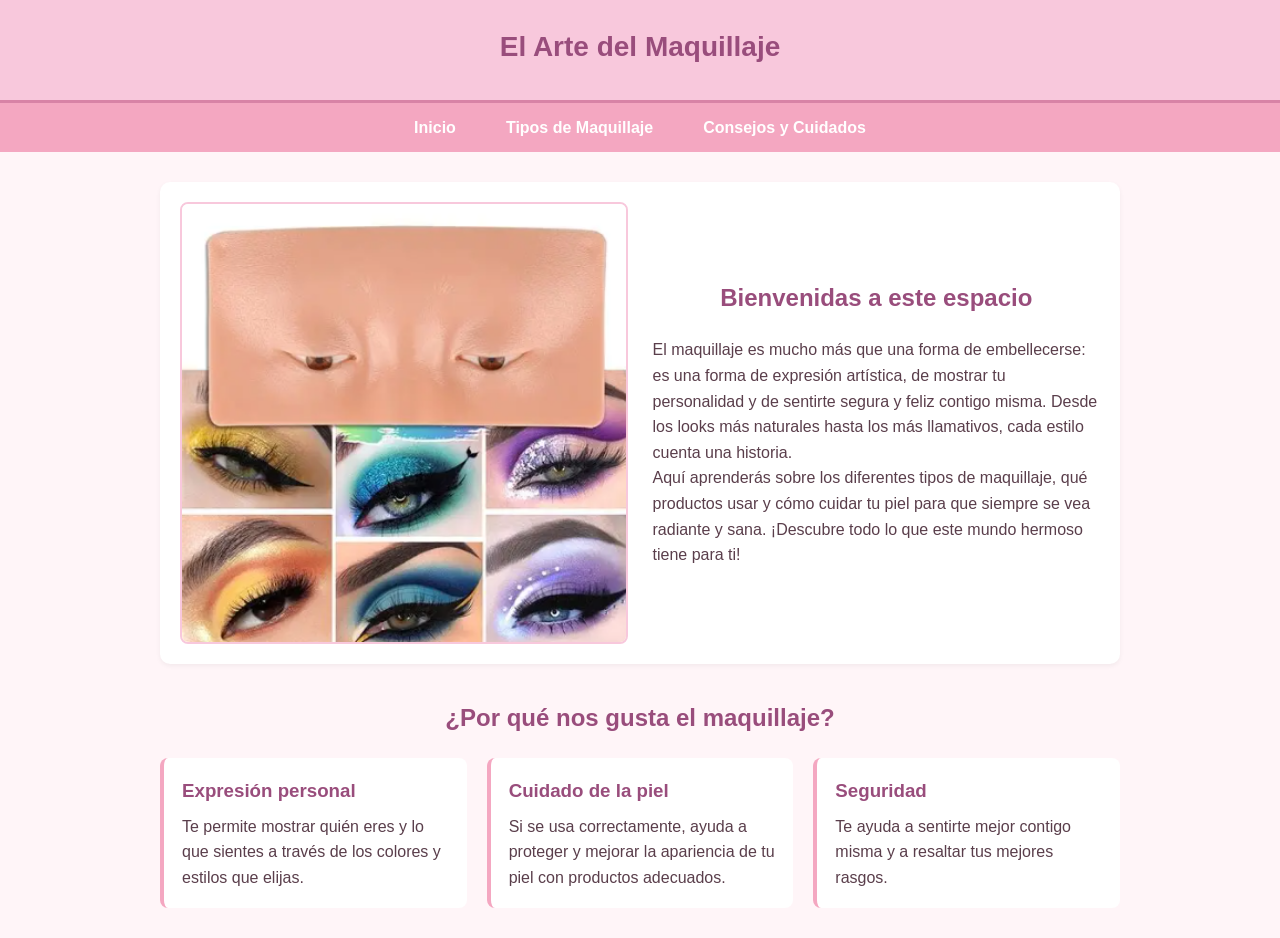
<file: index.html>
<!DOCTYPE html>
<html lang="es">
<head>
    <meta charset="UTF-8">
    <meta name="viewport" content="width=device-width, initial-scale=1.0">
    <title>Mundo del Maquillaje | Inicio</title>
    <link rel="stylesheet" href="css/estilos.css">
</head>
<body>
    <header>
        
        <h1>El Arte del Maquillaje</h1>
       
    </header>

    <nav>
        <ul>
            <li><a href="index.html">Inicio</a></li>
            <li><a href="tipos.html">Tipos de Maquillaje</a></li>
            <li><a href="consejos.html">Consejos y Cuidados</a></li>
        </ul>
    </nav>

    <main>
        <section class="bienvenida">
            <img src="imagenes/practica.png" alt="Maquillaje en práctica" class="imagen-principal">
            <div class="texto">
                <h2>Bienvenidas a este espacio</h2>
                <p>El maquillaje es mucho más que una forma de embellecerse: es una forma de expresión artística, de mostrar tu personalidad y de sentirte segura y feliz contigo misma. Desde los looks más naturales hasta los más llamativos, cada estilo cuenta una historia.</p>
                <p>Aquí aprenderás sobre los diferentes tipos de maquillaje, qué productos usar y cómo cuidar tu piel para que siempre se vea radiante y sana. ¡Descubre todo lo que este mundo hermoso tiene para ti!</p>
            </div>
        </section>

        <section class="caracteristicas">
            <h2>¿Por qué nos gusta el maquillaje?</h2>
            <div class="lista">
                <div class="item">
                    <h3> Expresión personal</h3>
                    <p>Te permite mostrar quién eres y lo que sientes a través de los colores y estilos que elijas.</p>
                </div>
                <div class="item">
                    <h3> Cuidado de la piel</h3>
                    <p>Si se usa correctamente, ayuda a proteger y mejorar la apariencia de tu piel con productos adecuados.</p>
                </div>
                <div class="item">
                    <h3> Seguridad</h3>
                    <p>Te ayuda a sentirte mejor contigo misma y a resaltar tus mejores rasgos.</p>
                </div>
            </div>
        </section>
    </main>

    
</body>
</html>
</file>
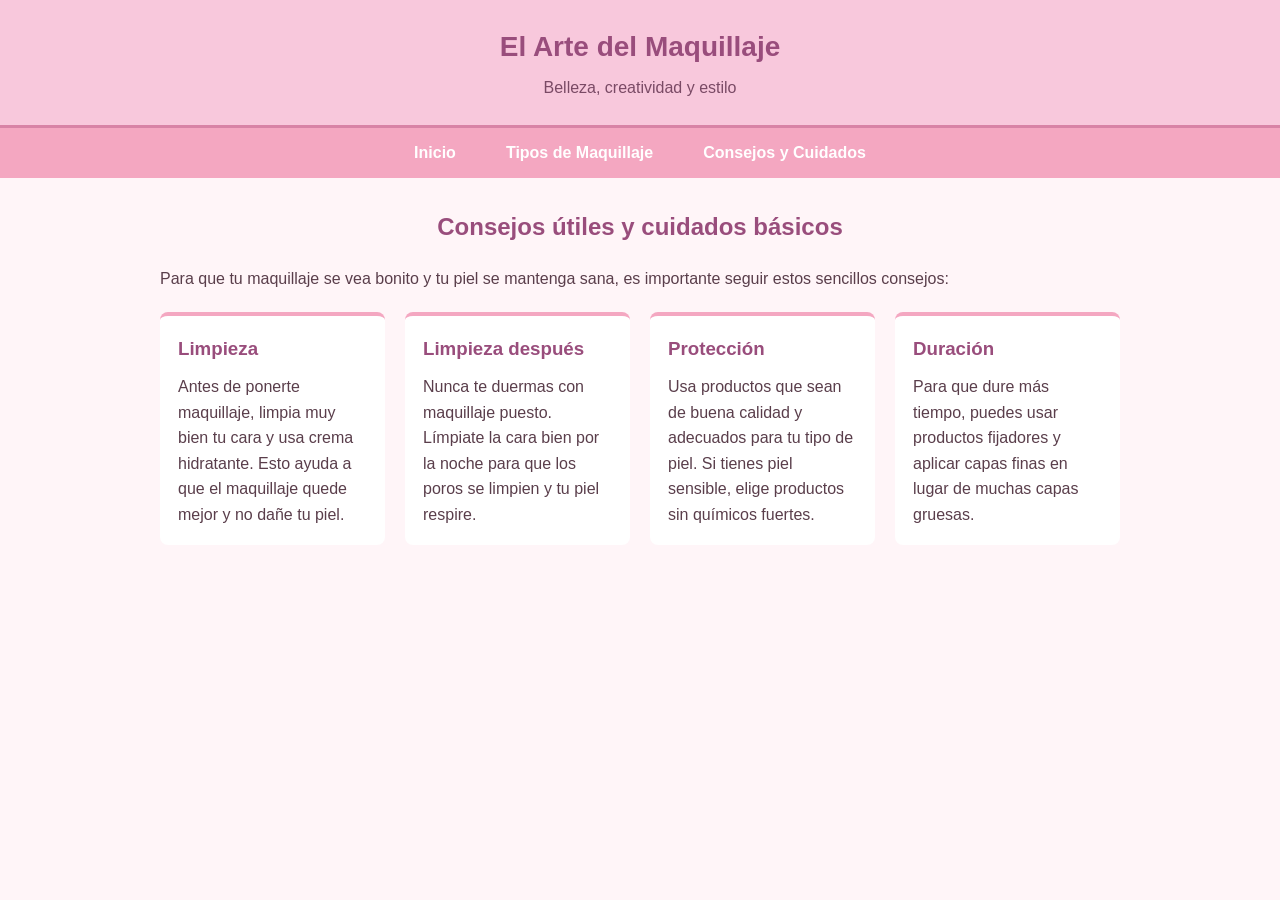
<file: consejos.html>
<!DOCTYPE html>
<html lang="es">
<head>
    <meta charset="UTF-8">
    <meta name="viewport" content="width=device-width, initial-scale=1.0">
    <title>Consejos y Cuidados</title>
    <link rel="stylesheet" href="css/estilos.css">
</head>
<body>
    <header>
        
        <h1>El Arte del Maquillaje</h1>
        <p>Belleza, creatividad y estilo</p>
    </header>

    <nav>
        <ul>
            <li><a href="index.html">Inicio</a></li>
            <li><a href="tipos.html">Tipos de Maquillaje</a></li>
            <li><a href="consejos.html">Consejos y Cuidados</a></li>
        </ul>
    </nav>

    <main>
        <h2>Consejos útiles y cuidados básicos</h2>
        <p>Para que tu maquillaje se vea bonito y tu piel se mantenga sana, es importante seguir estos sencillos consejos:</p>

        <div class="contenedor-consejos">
            <div class="tarjeta">
                <h3> Limpieza</h3>
                <p>Antes de ponerte maquillaje, limpia muy bien tu cara y usa crema hidratante. Esto ayuda a que el maquillaje quede mejor y no dañe tu piel.</p>
            </div>

            <div class="tarjeta">
                <h3> Limpieza después</h3>
                <p>Nunca te duermas con maquillaje puesto. Límpiate la cara bien por la noche para que los poros se limpien y tu piel respire.</p>
            </div>

            <div class="tarjeta">
                <h3> Protección</h3>
                <p>Usa productos que sean de buena calidad y adecuados para tu tipo de piel. Si tienes piel sensible, elige productos sin químicos fuertes.</p>
            </div>

            <div class="tarjeta">
                <h3> Duración</h3>
                <p>Para que dure más tiempo, puedes usar productos fijadores y aplicar capas finas en lugar de muchas capas gruesas.</p>
            </div>
        </div>
    </main>

    
</body>
</html>
</file>
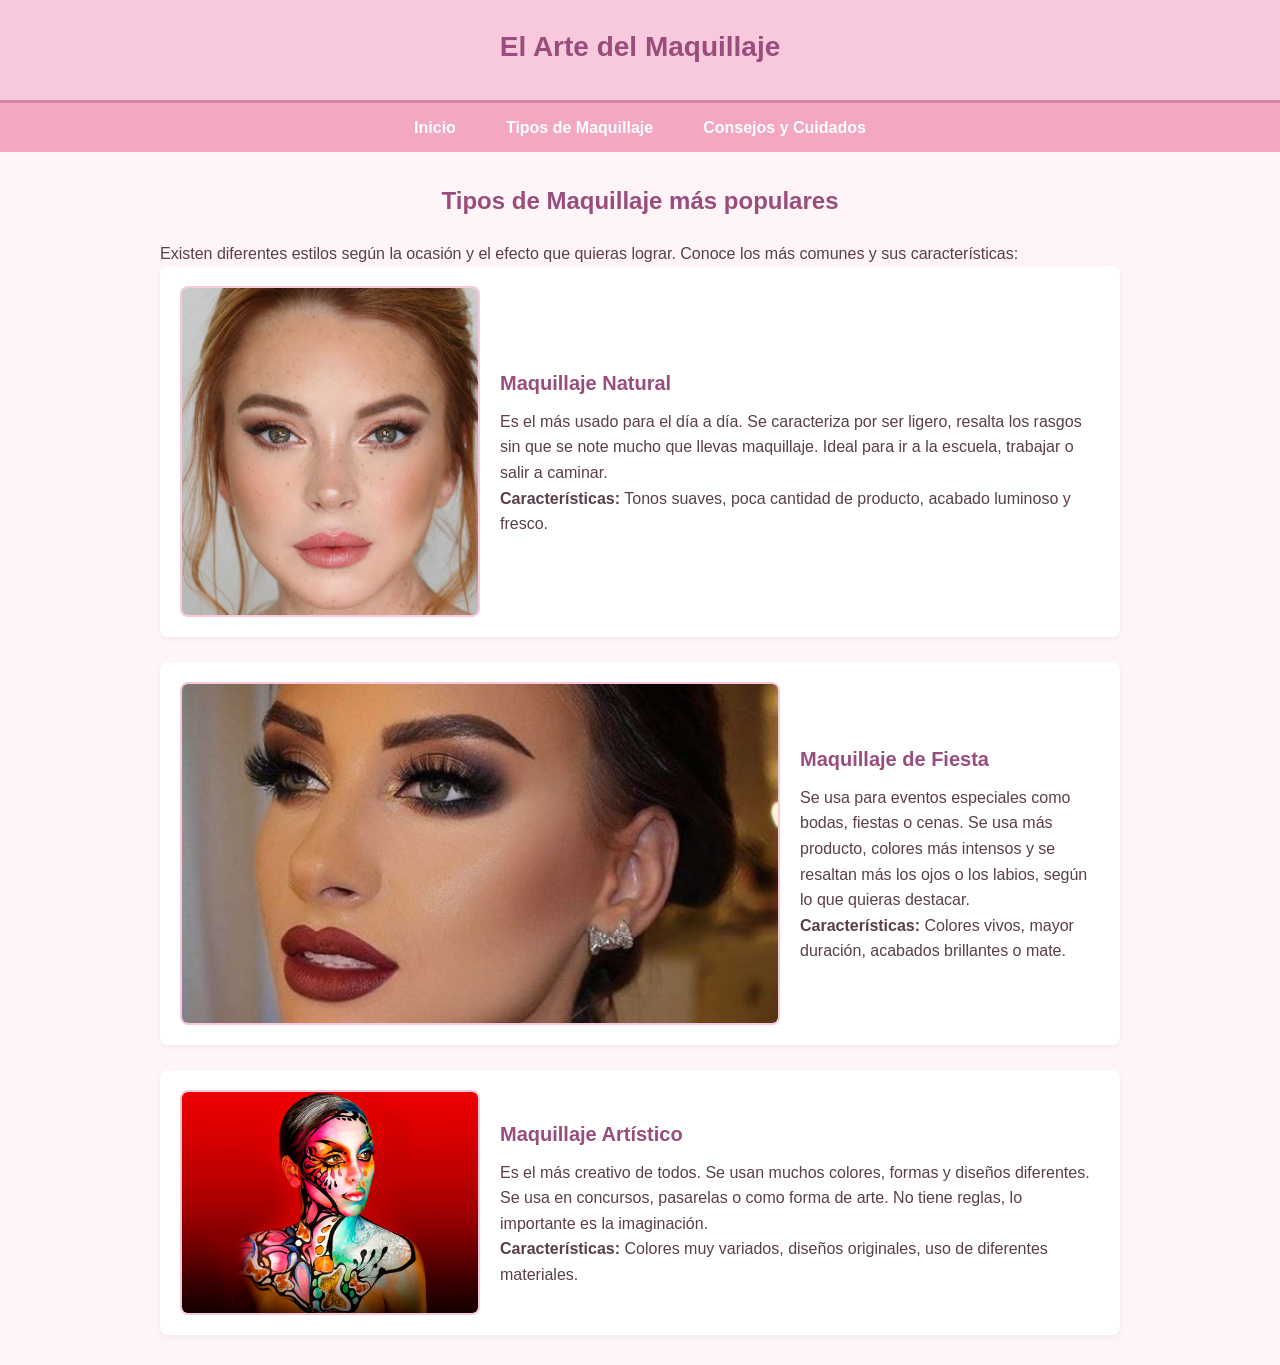
<file: tipos.html>
<!DOCTYPE html>
<html lang="es">
<head>
    <meta charset="UTF-8">
    <meta name="viewport" content="width=device-width, initial-scale=1.0">
    <title>Tipos de Maquillaje</title>
    <link rel="stylesheet" href="css/estilos.css">
</head>
<body>
    <header>
        
        <h1>El Arte del Maquillaje</h1>
        
    </header>

    <nav>
        <ul>
            <li><a href="index.html">Inicio</a></li>
            <li><a href="tipos.html">Tipos de Maquillaje</a></li>
            <li><a href="consejos.html">Consejos y Cuidados</a></li>
        </ul>
    </nav>

    <main>
        <h2>Tipos de Maquillaje más populares</h2>
        <p>Existen diferentes estilos según la ocasión y el efecto que quieras lograr. Conoce los más comunes y sus características:</p>

        <div class="estilo">
            <img src="imagenes/natural.png" alt="Maquillaje natural" class="imagen-estilo">
            <div class="texto-estilo">
                <h3>Maquillaje Natural</h3>
                <p>Es el más usado para el día a día. Se caracteriza por ser ligero, resalta los rasgos sin que se note mucho que llevas maquillaje. Ideal para ir a la escuela, trabajar o salir a caminar.</p>
                <p><strong>Características:</strong> Tonos suaves, poca cantidad de producto, acabado luminoso y fresco.</p>
            </div>
        </div>

        <div class="estilo inverso">
            <img src="imagenes/fiesta.png" alt="Maquillaje de fiesta" class="imagen-estilo">
            <div class="texto-estilo">
                <h3>Maquillaje de Fiesta</h3>
                <p>Se usa para eventos especiales como bodas, fiestas o cenas. Se usa más producto, colores más intensos y se resaltan más los ojos o los labios, según lo que quieras destacar.</p>
                <p><strong>Características:</strong> Colores vivos, mayor duración, acabados brillantes o mate.</p>
            </div>
        </div>

        <div class="estilo">
            <img src="imagenes/artistico.png" alt="Maquillaje artístico" class="imagen-estilo">
            <div class="texto-estilo">
                <h3>Maquillaje Artístico</h3>
                <p>Es el más creativo de todos. Se usan muchos colores, formas y diseños diferentes. Se usa en concursos, pasarelas o como forma de arte. No tiene reglas, lo importante es la imaginación.</p>
                <p><strong>Características:</strong> Colores muy variados, diseños originales, uso de diferentes materiales.</p>
            </div>
        </div>
    </main>

   
</body>
</html>
</file>
<file: css/estilos.css>
/* Estilos generales - Colores totalmente nuevos */
* {
    margin: 0;
    padding: 0;
    box-sizing: border-box;
    font-family: 'Arial', sans-serif;
}

body {
    background-color: #fff5f8; /* Fondo color rosa muy claro */
    color: #5a3e4b; /* Color de texto morado suave */
    line-height: 1.6;
}

/* Cabecera */
header {
    background-color: #f8c8dc; /* Rosa claro */
    text-align: center;
    padding: 25px 15px;
    border-bottom: 3px solid #d883a6; /* Rosa más oscuro */
}

.logo {
    width: 70px;
    height: auto;
    margin-bottom: 10px;
}

header h1 {
    color: #994d7c; /* Color morado rosa */
    font-size: 28px;
    margin-bottom: 5px;
}

header p {
    color: #7a4a65;
    font-size: 16px;
}

/* Navegación */
nav {
    background-color: #f4a7c1; /* Rosa medio */
    padding: 12px;
}

nav ul {
    list-style: none;
    display: flex;
    justify-content: center;
    gap: 20px;
    flex-wrap: wrap;
}

nav a {
    color: #ffffff;
    text-decoration: none;
    font-weight: bold;
    padding: 8px 15px;
    border-radius: 5px;
    transition: background 0.3s;
}

nav a:hover {
    background-color: #994d7c;
}

/* Contenido principal */
main {
    max-width: 1000px;
    margin: 30px auto;
    padding: 0 20px;
}

h2 {
    color: #994d7c;
    text-align: center;
    margin-bottom: 20px;
    font-size: 24px;
}

.bienvenida {
    display: grid;
    grid-template-columns: 1fr 1fr;
    gap: 25px;
    align-items: center;
    background-color: #ffffff;
    padding: 20px;
    border-radius: 10px;
    box-shadow: 0 2px 5px rgba(0,0,0,0.05);
    margin-bottom: 35px;
}

.imagen-principal {
    width: 100%;
    border-radius: 8px;
    border: 2px solid #f8c8dc;
}

/* Estilos para la página principal */
.lista {
    display: grid;
    grid-template-columns: repeat(auto-fit, minmax(250px, 1fr));
    gap: 20px;
    margin-top: 20px;
}

.item {
    background-color: #ffffff;
    padding: 18px;
    border-radius: 8px;
    border-left: 4px solid #f4a7c1;
}

.item h3 {
    color: #994d7c;
    margin-bottom: 8px;
}

/* Estilos para la página de tipos */
.estilo {
    display: grid;
    grid-template-columns: 1fr 2fr;
    gap: 20px;
    align-items: center;
    background-color: #ffffff;
    padding: 20px;
    border-radius: 8px;
    margin-bottom: 25px;
    box-shadow: 0 2px 5px rgba(0,0,0,0.05);
}

.inverso {
    grid-template-columns: 2fr 1fr;
}

.imagen-estilo {
    width: 100%;
    border-radius: 8px;
    border: 2px solid #f8c8dc;
}

.texto-estilo h3 {
    color: #994d7c;
    margin-bottom: 10px;
    font-size: 20px;
}

/* Estilos para la página de consejos */
.contenedor-consejos {
    display: grid;
    grid-template-columns: repeat(auto-fit, minmax(220px, 1fr));
    gap: 20px;
    margin-top: 20px;
}

.tarjeta {
    background-color: #ffffff;
    padding: 18px;
    border-radius: 8px;
    border-top: 4px solid #f4a7c1;
}

.tarjeta h3 {
    color: #994d7c;
    margin-bottom: 10px;
}

/* Pie de página */
footer {
    background-color: #994d7c;
    color: #ffffff;
    text-align: center;
    padding: 18px;
    margin-top: 40px;
}
</file>
